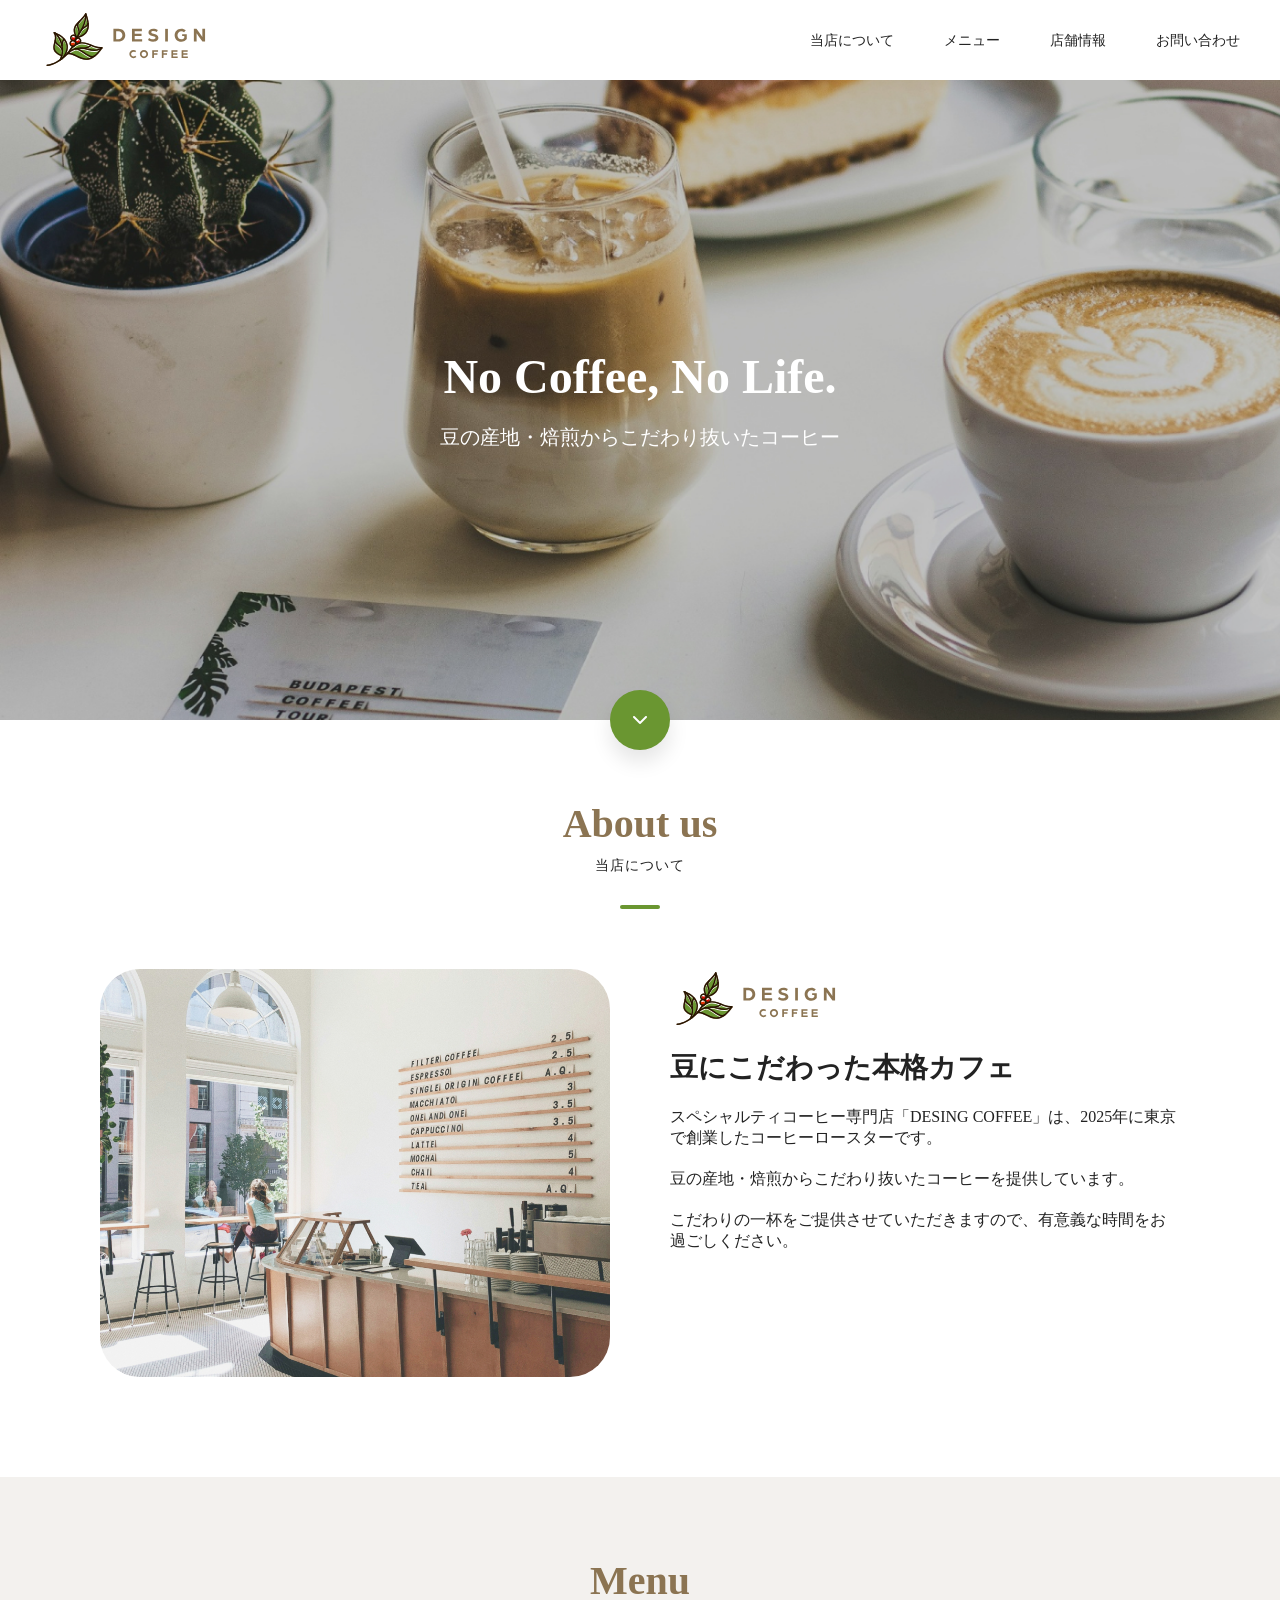
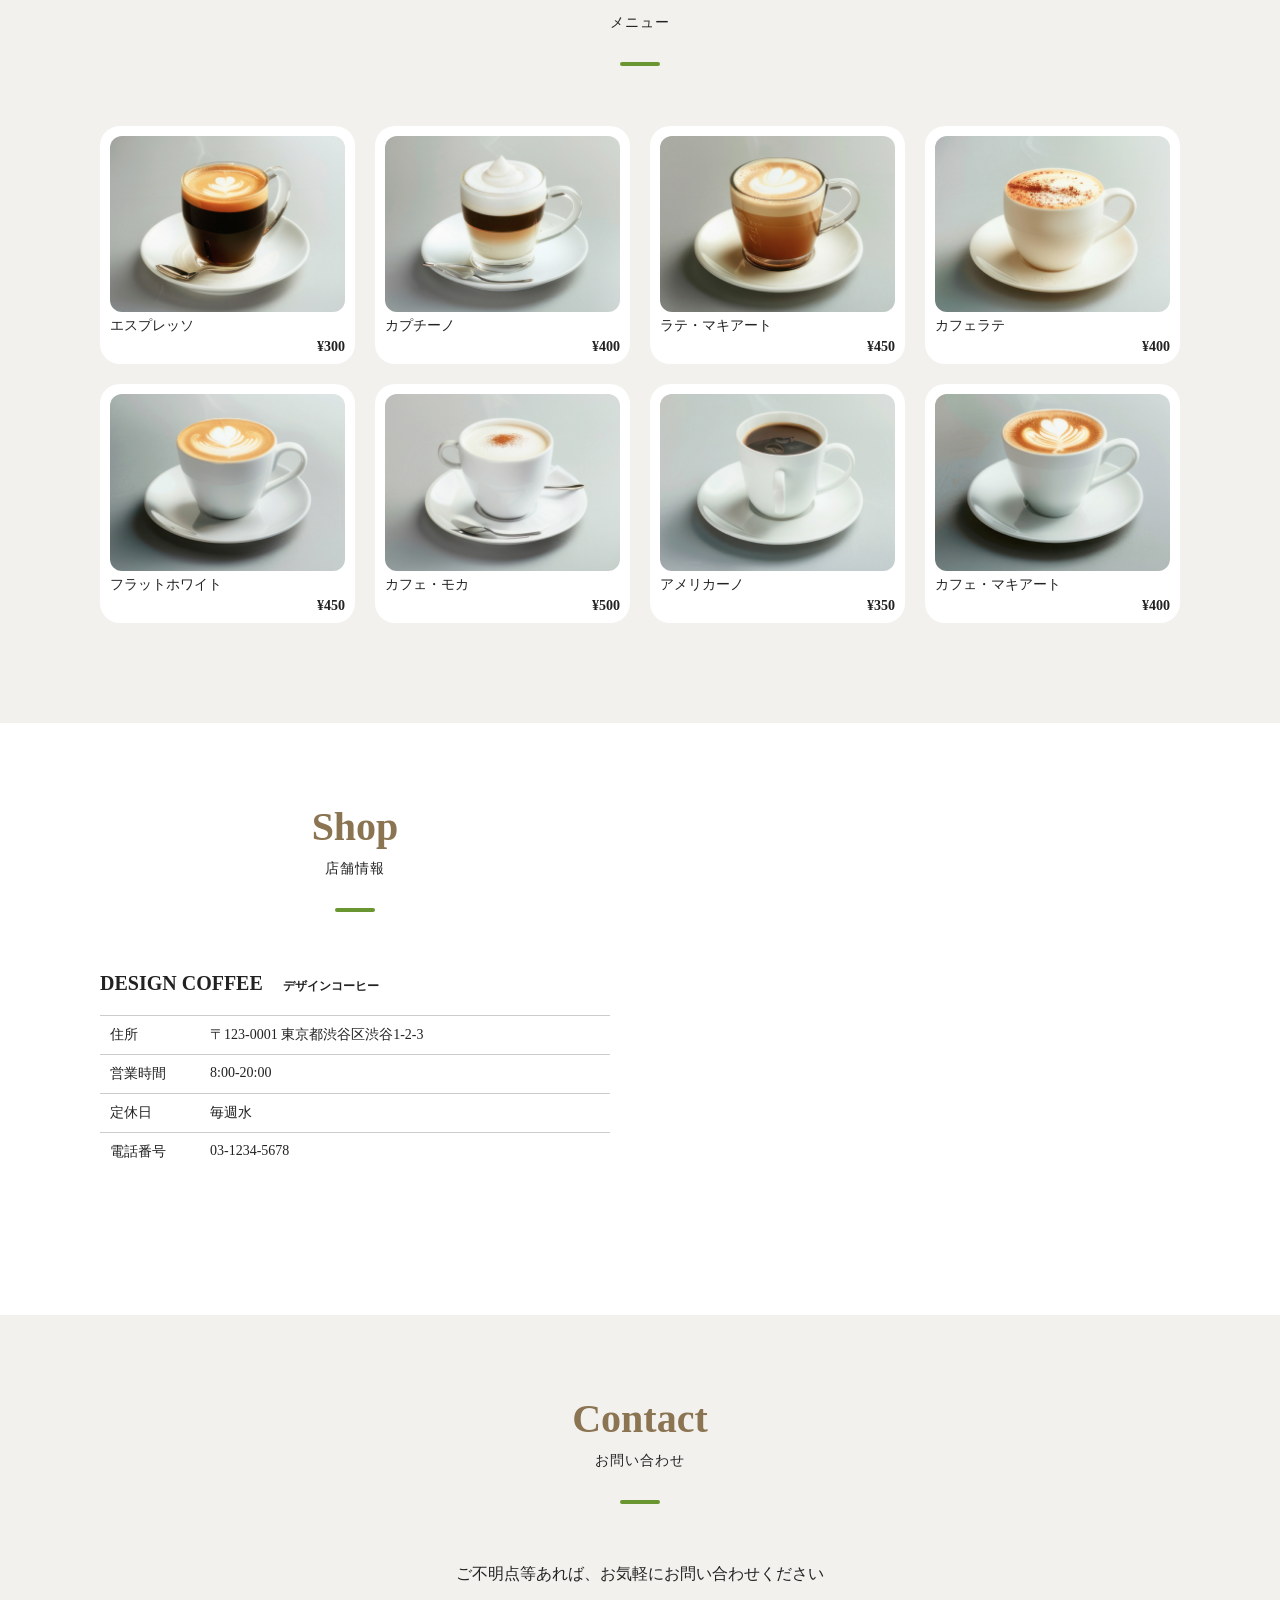
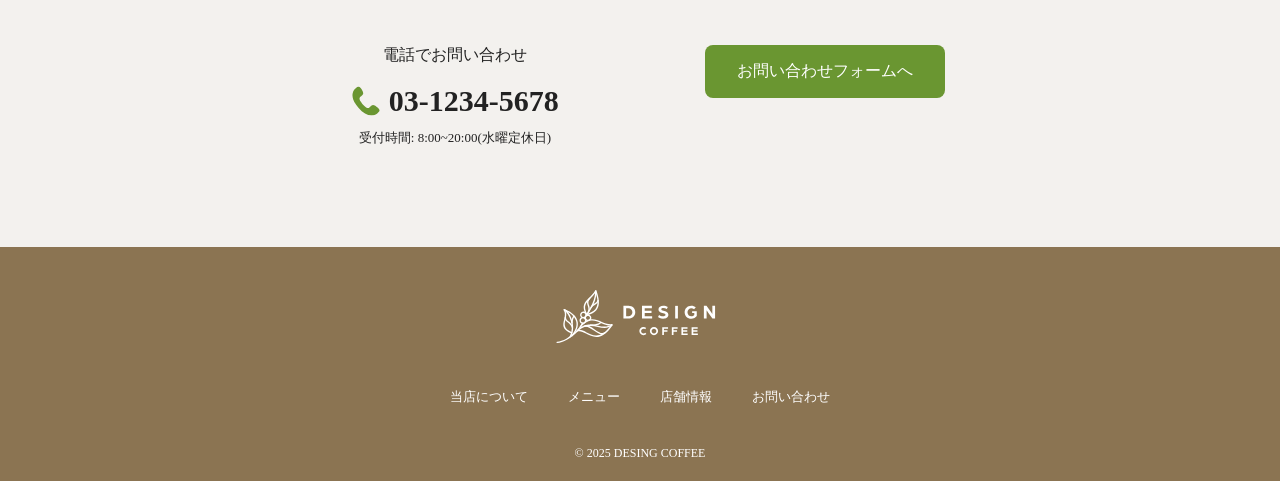
<file: index.html>
<!DOCTYPE html>
<html lang="ja">
<head>
	<meta charset="UTF-8">
	<meta name="viewport" content="width=device-width, initial-scale=1.0">
	<title>Document</title>
	<link rel="stylesheet" href="css/reset.css">
	<link rel="stylesheet" href="css/style.css">
	<link rel="preconnect" href="https://fonts.googleapis.com">
	<link rel="preconnect" href="https://fonts.gstatic.com" crossorigin>
	<link href="https://fonts.googleapis.com/css2?family=Montserrat:ital,wght@0,100..900;1,100..900&family=Noto+Sans+JP:wght@100..900&display=swap" rel="stylesheet">
</head>
<body>
	<header>
		<h1>
			<a href="index.html" class="logo">
				<img src="img/logo.svg" alt="DESING COFFEEのロゴ">
			</a>
		</h1>
		<nav>
			<ul>
				<li><a href="index.html#about">当店について</a></li>
				<li><a href="index.html#menu">メニュー</a></li>
				<li><a href="index.html#shop">店舗情報</a></li>
				<li><a href="index.html#contact">お問い合わせ</a></li>
			</ul>
		</nav>
	</header>
	<section class="hero">
		<h2>No Coffee, No Life.</h2>
		<p>豆の産地・焙煎からこだわり抜いたコーヒー</p>
		<a href="#about">
			<img src="img/down.png" alt="下へスクロール">
		</a>
	</section>
	<main>
		<section class="main-section about" id="about">
			<div class="container">
				<div class="heading-group">
					<h2>
						About us
						<span>当店について</span>
					</h2>
				</div>
				<div class="layout">
					<div class="image">
						<img src="img/about-photo.jpg" alt="当店の写真">
					</div>
					<div class="text">
						<img src="img/logo.svg" alt="DESING COFFEEのロゴ">
						<h3>豆にこだわった本格カフェ</h3>
						<p>スペシャルティコーヒー専門店「DESING COFFEE」は、2025年に東京で創業したコーヒーロースターです。</p>
						<p>豆の産地・焙煎からこだわり抜いたコーヒーを提供しています。</p>
						<p>こだわりの一杯をご提供させていただきますので、有意義な時間をお過ごしください。</p>
					</div>
				</div>
			</div>
		</section>
		<section class="main-section menu" id="menu">
			<div class="container">
				<div class="heading-group">
					<h2>Menu</h2>
					<span>メニュー</span>
				</div>
				<ul class="menu-list">
					<li>
						<div class="menu-card">
							<img src="img/menu-1.jpg" alt="エスプレッソ">
							<p class="name">エスプレッソ</p>
							<p class="price">¥300</p>
						</div>
					</li>
					<li>
						<div class="menu-card">
							<img src="img/menu-2.jpg" alt="カプチーノ">
							<p class="name">カプチーノ</p>
							<p class="price">¥400</p>
						</div>
					</li>
					<li>
						<div class="menu-card">
							<img src="img/menu-3.jpg" alt="ラテ・マキアート">
							<p class="name">ラテ・マキアート</p>
							<p class="price">¥450</p>
						</div>
					</li>
					<li>
						<div class="menu-card">
							<img src="img/menu-4.jpg" alt="カフェラテ">
							<p class="name">カフェラテ</p>
							<p class="price">¥400</p>
						</div>
					</li>
					<li>
						<div class="menu-card">
							<img src="img/menu-5.jpg" alt="フラットホワイト">
							<p class="name">フラットホワイト</p>
							<p class="price">¥450</p>
						</div>
					</li>
					<li>
						<div class="menu-card">
							<img src="img/menu-6.jpg" alt="カフェ・モカ">
							<p class="name">カフェ・モカ</p>
							<p class="price">¥500</p>
						</div>
					</li>
					<li>
						<div class="menu-card">
							<img src="img/menu-7.jpg" alt="アメリカーノ">
							<p class="name">アメリカーノ</p>
							<p class="price">¥350</p>
						</div>
					</li>
					<li>
						<div class="menu-card">
							<img src="img/menu-8.jpg" alt="カフェ・マキアート">
							<p class="name">カフェ・マキアート</p>
							<p class="price">¥400</p>
						</div>
					</li>
				</ul>
			</div>
		</section>
		<section class="main-section shop" id="shop">
			<div class="container">
				<div class="layout">
					<div class="text">
						<div class="heading-group">
							<h2>Shop</h2>
							<span>店舗情報</span>
						</div>
						<h3>
							DESIGN COFFEE
							<span>デザインコーヒー</span>
						</h3>
						<dl>
							<dt>住所</dt>
							<dd>〒123-0001 東京都渋谷区渋谷1-2-3</dd>
							<dt>営業時間</dt>
							<dd>8:00-20:00</dd>
							<dt>定休日</dt>
							<dd>毎週水</dd>
							<dt>電話番号</dt>
							<dd>03-1234-5678</dd>
						</dl>
					</div>
					<div class="map">
						<iframe src="https://www.google.com/maps/embed?pb=!1m18!1m12!1m3!1d3227.5116233528242!2d138.18072567530245!3d36.00779787248374!2m3!1f0!2f0!3f0!3m2!1i1024!2i768!4f13.1!3m3!1m2!1s0x601c50e71f7adf49%3A0x2a9c9bdd30254f00!2z5YWs56uL6KuP6Kiq5p2x5Lqs55CG56eR5aSn5a2m!5e0!3m2!1sja!2sjp!4v1779080361357!5m2!1sja!2sjp" width="600" height="450" style="border:0;" allowfullscreen="" loading="lazy" referrerpolicy="no-referrer-when-downgrade"></iframe>
					</div>
				</div>
			</div>
		</section>
		<section class="main-section contact" id="contact">
			<div class="container">
				<div class="heading-group">
					<h2>Contact</h2>
						<span>お問い合わせ</span>
				</div>
				<p>ご不明点等あれば、お気軽にお問い合わせください</p>
				<div class="layout">
					<div class="tel">
						<p class="label">電話でお問い合わせ</p>
						<a href="tel:0312345678" class="number">
							<img src="img/icon-tel.svg" alt="電話アイコン">
							03-1234-5678
						</a>
						<p class="hour">受付時間: 8:00~20:00(水曜定休日)</p>
					</div>
					<div class="form">
						<a href="contact.html" class="button">お問い合わせフォームへ</a>
					</div>
				</div>
			</div>
		</section>
	</main>
	<footer>
		<a href="index.html" class="logo">
			<img src="img/logo-white.svg" alt="DESIGN COFFEEのロゴ">
		</a>
		<nav>
			<ul>
				<li>
					<a href="index.html#about">当店について</a>
				</li>
				<li>
					<a href="index.html#menu">メニュー</a>
				</li>
				<li>
					<a href="index.html#shop">店舗情報</a>
				</li>
				<li>
					<a href="index.html#contact">お問い合わせ</a>
				</li>
			</ul>
		</nav>
		<p class="copyright">&copy; 2025 DESING COFFEE</p>
	</footer>
</body>
</html>
</file>
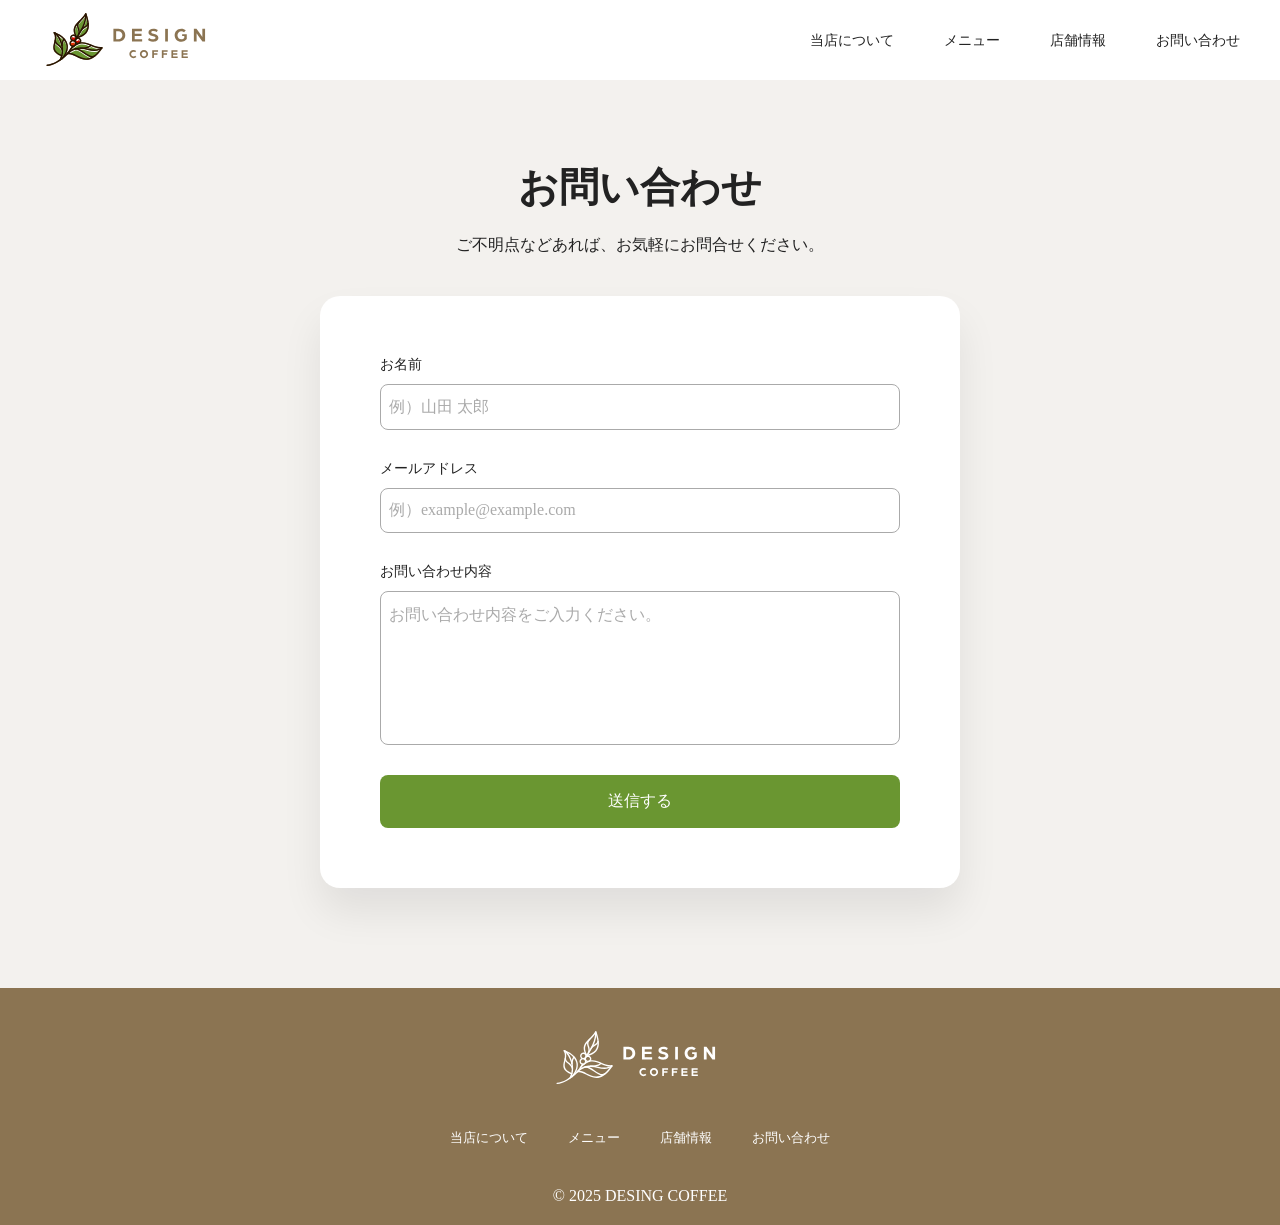
<file: contact.html>
<!DOCTYPE html>
<html lang="ja">
<head>
	<meta charset="UTF-8">
	<meta name="viewport" content="width=device-width, initial-scale=1.0">
	<title>Document</title>
	<link rel="stylesheet" href="css/reset.css">
	<link rel="stylesheet" href="css/style.css">
	<link rel="preconnect" href="https://fonts.googleapis.com">
	<link rel="preconnect" href="https://fonts.gstatic.com" crossorigin>
	<link href="https://fonts.googleapis.com/css2?family=Montserrat:ital,wght@0,100..900;1,100..900&family=Noto+Sans+JP:wght@100..900&display=swap" rel="stylesheet">
</head>
<body>
	<header>
		<h1>
			<a href="index.html" class="logo">
				<img src="img/logo.svg" alt="DESING COFFEEのロゴ">
			</a>
		</h1>
		<nav>
			<ul>
				<li><a href="index.html#about">当店について</a></li>
				<li><a href="index.html#menu">メニュー</a></li>
				<li><a href="index.html#shop">店舗情報</a></li>
				<li><a href="index.html#contact">お問い合わせ</a></li>
			</ul>
		</nav>
	</header>
	<main class="lower-main">
		<div class="lower-heading-group">
			<h2>お問い合わせ</h2>
			<p>ご不明点などあれば、お気軽にお問合せください。</p>
		</div>
		<form class="form-box" action="https://api.staticforms.xyz/submit" method="post">
			<input type="hidden" name="accessKey" value="sf_0529ba4ecd7b2d5996010073">
			<input type="hidden" name="redirectTo" value="https://www.sus.ac.jp">
			<div class="form-item">
				<label>お名前</label>
				<input type="text" name="name" placeholder="例）山田 太郎">
			</div>
			<div class="form-item">
				<label>メールアドレス</label>
				<input type="email" name="email" placeholder="例）example@example.com">
			</div>
			<div class="form-item">
				<label>お問い合わせ内容</label>
				<textarea rows="7" name="message" placeholder="お問い合わせ内容をご入力ください。"></textarea>
			</div>
			<div class="form-item">
				<button type="submit">送信する</button>
			</div>
		</form>
	</main>
	<footer>
		<a href="index.html" class="logo">
			<img src="img/logo-white.svg" alt="DESIGN COFFEEのロゴ">
		</a>
		<nav>
			<ul>
				<li>
					<a href="index.html#about">当店について</a>
				</li>
				<li>
					<a href="index.html#menu">メニュー</a>
				</li>
				<li>
					<a href="index.html#shop">店舗情報</a>
				</li>
				<li>
					<a href="index.html#contact">お問い合わせ</a>
				</li>
			</ul>
		</nav>
		<p class="copyringht">&copy; 2025 DESING COFFEE</p>
	</footer>
</body>
</html>
</file>
<file: css/style.css>
@charset "utf-8";

header{
	padding: 10px 40px;
	display: flex;
	align-items: center;
	justify-content: space-between;
	.logo{
		display: block;
		img{
			display: block;
			height: 60px;
		}
	}
	nav{
		ul{
			display: flex;
			align-items: center;
			gap: 50px;
		}
		a{
			font-size: 14px;
			font-weight: 400;
			&:hover{
				color: #6A9631;
				text-decoration: underline;
			}
		}
    }
}

.hero{
	color:#fff;
	text-align: center;
	height: 640px;
	background-image: url(../img/hero-background.jpg);
	background-size: cover;
	display: flex;
	flex-direction: column;
	align-items: center;
	justify-content: center;
	position: relative;
	h2 {
		font-size: 48px;
		font-weight: 700;
	}
	p {
		font-size: 20px;
		font-weight: 400;
		margin-top: 20px;
	}
	a {
		display: grid;
		place-items: center;
		width: 60px;
		height: 60px;
		background-color: #6A9631;
		border-radius: 50%;
		box-shadow: 0px 12px 20px rgb(0 0 0 / 0.1);
		position: absolute;
		left: 50%;
		bottom: 0;
		translate: -50% 50%;
		img{
			width: 24px;
			height: 24px;
		}
	}
}

.container{
	max-width: 1160px;
	margin: 0 auto;
	padding-inline: 40px;
}

main{
	.main-section{
		padding: 80px 0 100px;
		.heading-group{
			text-align: center;
			margin: 0 0 60px;
			h2{
				color: #8b7452;
				font-size: 40px;
				font-weight: 700;
			}
			span{
				color:#222;
				font-size: 14px;
				font-weight: 400;
				letter-spacing: 0.08em;
				display: block;
				margin-top: 10px;
			}
			&::after{
				content: "";
				display: block;
				width: 40px;
				height: 4px;
				background-color: #6a9631;
				border-radius: 4px;
				margin: 30px auto 0;
			}
		}
	}
}
.about{
	.layout{
		display: grid;
		grid-template-columns: 1fr 1fr;
		align-items: start;
		gap: 60px;
	}
	.image{
		border-radius: 40px;
		overflow: hidden;
		img{
			width: 100%;
			aspect-ratio: 5 / 4;
			object-fit:cover;
		}
	}
	.text{
		img{
			height: 60px;
		}
		h3{
			font-size: 28px;
			font-weight: 700;
			margin-top: 20px;
		}
		p{
			margin-top: 20px;
		}
	}
}

.menu{
	background-color: #f3f1ee;
}
.menu-card{
	padding: 10px;
	background-color: #fff;
	border-radius: 20px;
	display: grid;
	gap: 5px;
	img{
		width: 100%;
		aspect-ratio: 4 / 3;
		object-fit: cover;
		border-radius: 12px;
	}
	.name{
		font-size: 14px;
	}
	.price{
		font-size: 14px;
		font-weight: 700;
		line-height: 1;
		letter-spacing: 0;
		text-align: right;
	}
}
.menu-list{
	display: grid;
	grid-template-columns: 1fr 1fr 1fr 1fr;
	gap: 20px;
}

.shop{
	.layout{
		display: grid;
		grid-template-columns: 1fr 1fr;
		align-items: start;
		gap: 60px;
	}
	.text{
		h3{
			text-align: center;
			font-size: 20px;
			font-weight: 700;
			margin: 0 0 20px;
			display: flex;
			align-items: baseline;
			gap: 1em;
			span{
				font-size: 0.6em;
			}
		}
		dl{
			display: grid;
			grid-template-columns: 100px 1fr;
			dt,dd{
				font-size: 14px;
				padding: 10px;
				border-top: 1px solid #ccc;
			}
		}
	}
	.map{
		border-radius: 40px;
		overflow: hidden;
		iframe{
			width: 100%;
			height: auto;
			aspect-ratio: 5 / 4;
		}
	}
}

.contact{
	text-align: center;
	background-color: #f3f1ee;
	.layout{
		display: grid;
		grid-template-columns: 1fr 1fr;
		gap: 40px;
		margin-top: 60px;
		margin-inline: auto;
		max-width: 700px;
	}
	.label{
		margin-bottom: 20px;
	}
	.number{
		font-size: 30px;
		font-weight: 700;
		line-height: 1;
		letter-spacing: 0;
		img{
			width: 1em;
		}
	}
	.hour{
		font-size: 13px;
		display: block;
		margin-top: 1em;
	}
	.button{
		display: inline-block;
		color: #fff;
		background-color: #6A9631;
		padding: 1em 2em;
		border-radius: 8px;
	}
}

footer{
	color: #fff;
	background-color: #8b7452;
	padding: 40px 20px 20px;
	display: grid;
	justify-items: center;
	gap: 40px;
	.logo{
		display: block;
		img{
			display:block;
			height: 60px;
		}
	}
	ul{
		display: flex;
		gap: 40px;
		a{
			font-size: 13px;
		}
	}
	.copyright{
		font-size: 12px;
	}
}

.lower-main{
	padding: 80px 0 100px;
	background-color: #f3f1ee;
}
.lower-heading-group{
	text-align: center;
	display: grid;
	justify-items:center;
	gap: 20px;
	margin: 0 0 40px;
	h2{
		font-size: 40px;
		font-weight: 700;
	}
}

.form-box{
	max-width: 640px;
	margin: 0 auto;
	border-radius: 20px;
	padding: 60px;
	background-color: #fff;
	box-shadow: 0px 24px 40px rgb(0 0 0 / 0.08);
}
.form-item{
	display: grid;
	gap: 10px;
	label{
		font-size: 14px;
	}
	+ .form-item{
		margin-top: 30px;
	}
	input,
	textarea{
		border: 1px solid #aaa;
		padding: 0.8em 0.5em;
		border-radius: 8px;
		&::placeholder{
			color: #aaa;
		}
	}
	textarea{
		resize: none;
	}
	button{
		font-size: 16px;
		display: inline-block;
		color: #fff;
		background-color: #6A9631;
		border: none;
		padding: 1em 2em;
		border-radius: 8px;
		&:hover{
			background-color: #517521;
		}
	}
}
</file>
